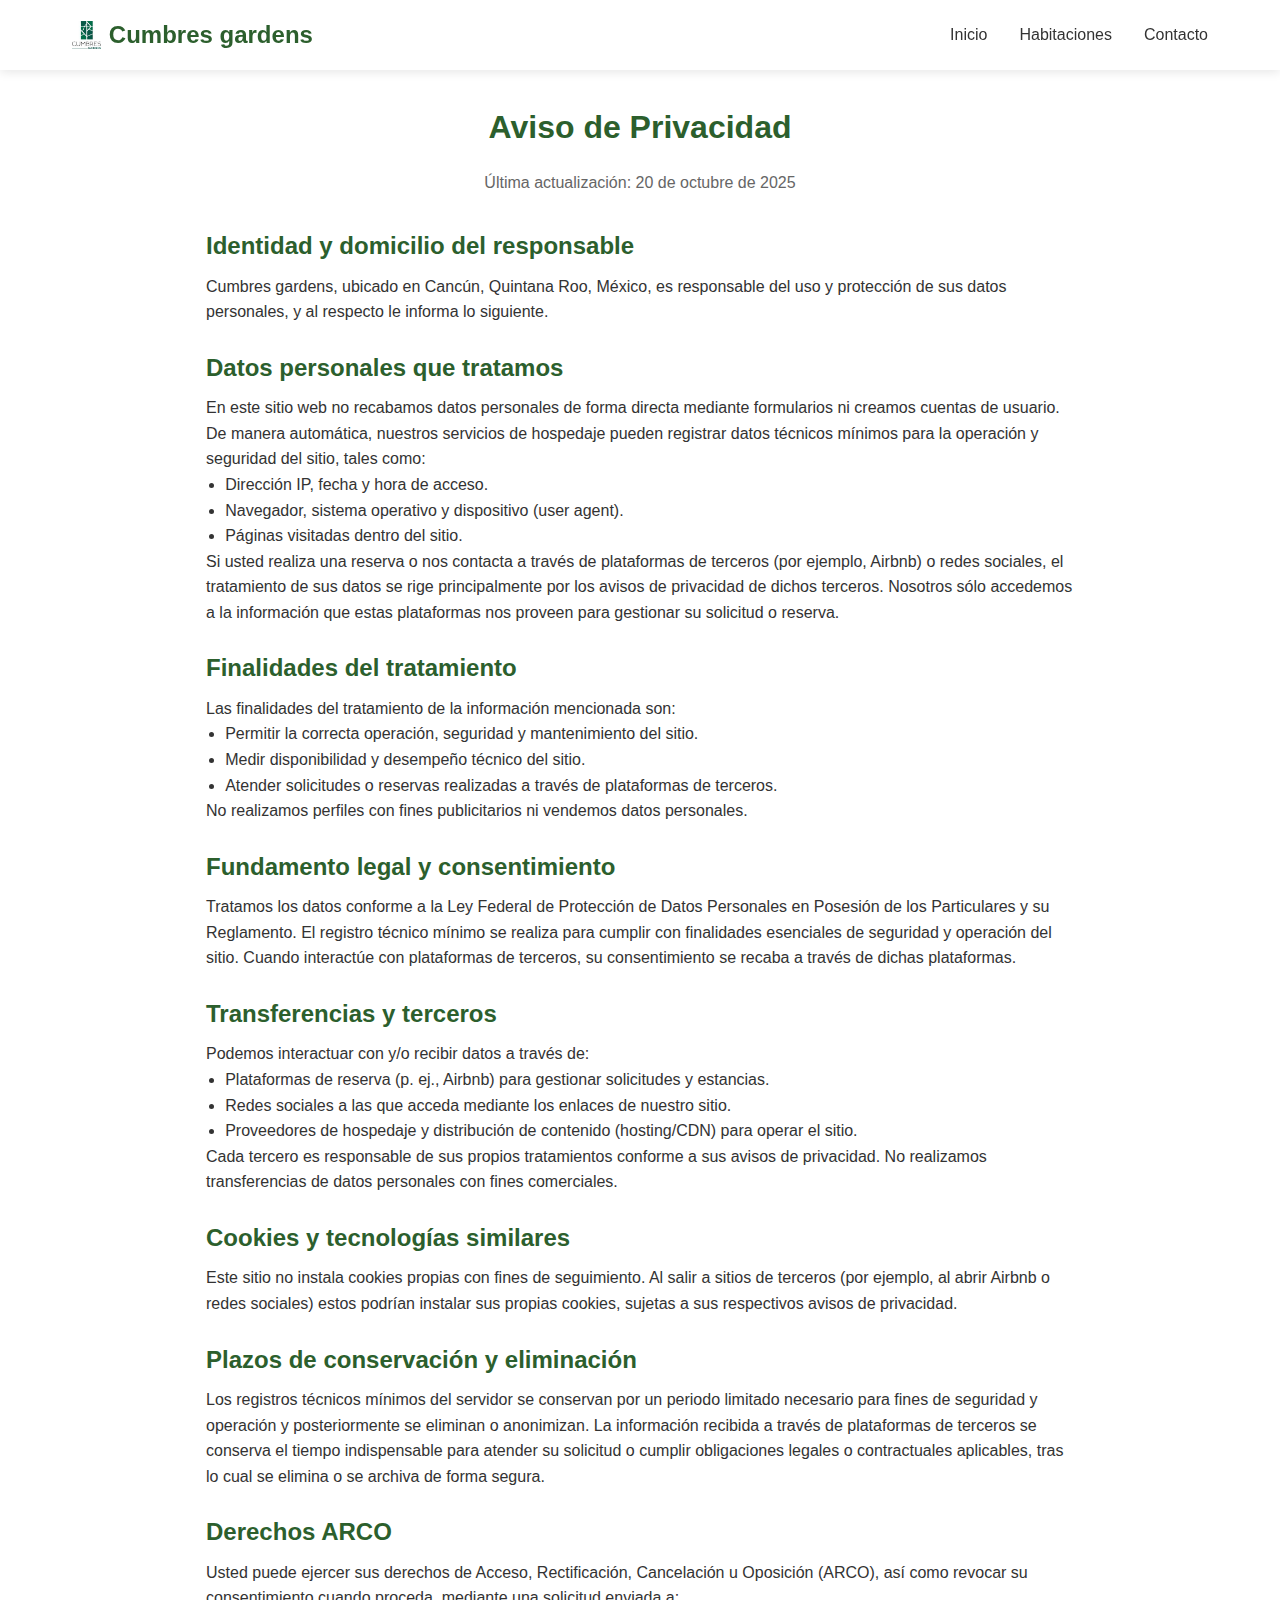
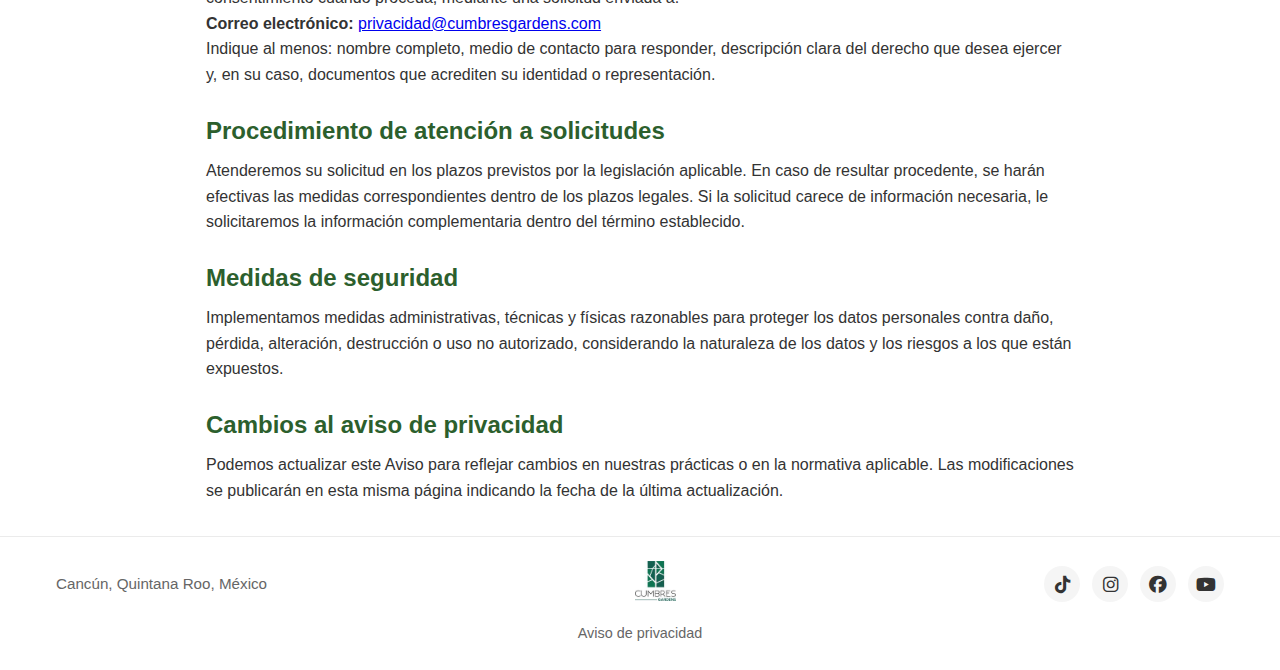
<file: aviso.html>
<!DOCTYPE html>
<html lang="es">
  <head>
    <meta charset="UTF-8">
    <meta name="viewport" content="width=device-width, initial-scale=1.0">
    <title>Aviso de Privacidad | Cumbres gardens Cancún</title>
    <meta name="robots" content="index, follow, max-image-preview:large">
    <link rel="stylesheet" href="https://cdnjs.cloudflare.com/ajax/libs/font-awesome/6.5.0/css/all.min.css">
    <link rel="stylesheet" href="style.css">
  </head>
  <body>
    <nav class="navbar">
      <div class="nav-container">
        <div class="logo"><img src="logo.jpeg" alt="Cumbres gardens" class="logo-img"> Cumbres gardens</div>
        <button class="menu-toggle" id="menuToggle">
          <span></span>
          <span></span>
          <span></span>
        </button>
        <ul class="nav-menu" id="navMenu">
          <li><a href="index.html">Inicio</a></li>
          <li class="dropdown">
            <a href="#" class="dropdown-toggle">Habitaciones</a>
            <ul class="dropdown-menu">
              <li><a href="compacta.html">Compacta</a></li>
              <li><a href="familiar.html">Familiar</a></li>
              <li><a href="premium1.html">Premium 1</a></li>
              <li><a href="premium2.html">Premium 2</a></li>
            </ul>
          </li>
          <li><a href="index.html#contacto">Contacto</a></li>
        </ul>
      </div>
    </nav>

    <main style="max-width: 900px; margin: 2rem auto; padding: 0 1rem;">
      <h1 style="text-align:center; color:#2c5f2d; margin-bottom:1rem;">Aviso de Privacidad</h1>
      <p style="color:#666; text-align:center; margin-bottom:2rem;">Última actualización: 20 de octubre de 2025</p>

      <section style="margin-bottom:1.5rem;">
        <h2 style="color:#2c5f2d; margin-bottom:0.5rem;">Identidad y domicilio del responsable</h2>
        <p>Cumbres gardens, ubicado en Cancún, Quintana Roo, México, es responsable del uso y protección de sus datos personales, y al respecto le informa lo siguiente.</p>
      </section>

      <section style="margin-bottom:1.5rem;">
        <h2 style="color:#2c5f2d; margin-bottom:0.5rem;">Datos personales que tratamos</h2>
        <p>En este sitio web no recabamos datos personales de forma directa mediante formularios ni creamos cuentas de usuario. De manera automática, nuestros servicios de hospedaje pueden registrar datos técnicos mínimos para la operación y seguridad del sitio, tales como:</p>
        <ul style="margin-left:1.2rem;">
          <li>Dirección IP, fecha y hora de acceso.</li>
          <li>Navegador, sistema operativo y dispositivo (user agent).</li>
          <li>Páginas visitadas dentro del sitio.</li>
        </ul>
        <p>Si usted realiza una reserva o nos contacta a través de plataformas de terceros (por ejemplo, Airbnb) o redes sociales, el tratamiento de sus datos se rige principalmente por los avisos de privacidad de dichos terceros. Nosotros sólo accedemos a la información que estas plataformas nos proveen para gestionar su solicitud o reserva.</p>
      </section>

      <section style="margin-bottom:1.5rem;">
        <h2 style="color:#2c5f2d; margin-bottom:0.5rem;">Finalidades del tratamiento</h2>
        <p>Las finalidades del tratamiento de la información mencionada son:</p>
        <ul style="margin-left:1.2rem;">
          <li>Permitir la correcta operación, seguridad y mantenimiento del sitio.</li>
          <li>Medir disponibilidad y desempeño técnico del sitio.</li>
          <li>Atender solicitudes o reservas realizadas a través de plataformas de terceros.</li>
        </ul>
        <p>No realizamos perfiles con fines publicitarios ni vendemos datos personales.</p>
      </section>

      <section style="margin-bottom:1.5rem;">
        <h2 style="color:#2c5f2d; margin-bottom:0.5rem;">Fundamento legal y consentimiento</h2>
        <p>Tratamos los datos conforme a la Ley Federal de Protección de Datos Personales en Posesión de los Particulares y su Reglamento. El registro técnico mínimo se realiza para cumplir con finalidades esenciales de seguridad y operación del sitio. Cuando interactúe con plataformas de terceros, su consentimiento se recaba a través de dichas plataformas.</p>
      </section>

      <section style="margin-bottom:1.5rem;">
        <h2 style="color:#2c5f2d; margin-bottom:0.5rem;">Transferencias y terceros</h2>
        <p>Podemos interactuar con y/o recibir datos a través de:</p>
        <ul style="margin-left:1.2rem;">
          <li>Plataformas de reserva (p. ej., Airbnb) para gestionar solicitudes y estancias.</li>
          <li>Redes sociales a las que acceda mediante los enlaces de nuestro sitio.</li>
          <li>Proveedores de hospedaje y distribución de contenido (hosting/CDN) para operar el sitio.</li>
        </ul>
        <p>Cada tercero es responsable de sus propios tratamientos conforme a sus avisos de privacidad. No realizamos transferencias de datos personales con fines comerciales.</p>
      </section>

      <section style="margin-bottom:1.5rem;">
        <h2 style="color:#2c5f2d; margin-bottom:0.5rem;">Cookies y tecnologías similares</h2>
        <p>Este sitio no instala cookies propias con fines de seguimiento. Al salir a sitios de terceros (por ejemplo, al abrir Airbnb o redes sociales) estos podrían instalar sus propias cookies, sujetas a sus respectivos avisos de privacidad.</p>
      </section>

      <section style="margin-bottom:1.5rem;">
        <h2 style="color:#2c5f2d; margin-bottom:0.5rem;">Plazos de conservación y eliminación</h2>
        <p>Los registros técnicos mínimos del servidor se conservan por un periodo limitado necesario para fines de seguridad y operación y posteriormente se eliminan o anonimizan. La información recibida a través de plataformas de terceros se conserva el tiempo indispensable para atender su solicitud o cumplir obligaciones legales o contractuales aplicables, tras lo cual se elimina o se archiva de forma segura.</p>
      </section>

      <section style="margin-bottom:1.5rem;">
        <h2 style="color:#2c5f2d; margin-bottom:0.5rem;">Derechos ARCO</h2>
        <p>Usted puede ejercer sus derechos de Acceso, Rectificación, Cancelación u Oposición (ARCO), así como revocar su consentimiento cuando proceda, mediante una solicitud enviada a:</p>
        <p><strong>Correo electrónico:</strong> <a href="mailto:privacidad@cumbresgardens.com">privacidad@cumbresgardens.com</a></p>
        <p>Indique al menos: nombre completo, medio de contacto para responder, descripción clara del derecho que desea ejercer y, en su caso, documentos que acrediten su identidad o representación.</p>
      </section>

      <section style="margin-bottom:1.5rem;">
        <h2 style="color:#2c5f2d; margin-bottom:0.5rem;">Procedimiento de atención a solicitudes</h2>
        <p>Atenderemos su solicitud en los plazos previstos por la legislación aplicable. En caso de resultar procedente, se harán efectivas las medidas correspondientes dentro de los plazos legales. Si la solicitud carece de información necesaria, le solicitaremos la información complementaria dentro del término establecido.</p>
      </section>

      <section style="margin-bottom:1.5rem;">
        <h2 style="color:#2c5f2d; margin-bottom:0.5rem;">Medidas de seguridad</h2>
        <p>Implementamos medidas administrativas, técnicas y físicas razonables para proteger los datos personales contra daño, pérdida, alteración, destrucción o uso no autorizado, considerando la naturaleza de los datos y los riesgos a los que están expuestos.</p>
      </section>

      <section style="margin-bottom:1.5rem;">
        <h2 style="color:#2c5f2d; margin-bottom:0.5rem;">Cambios al aviso de privacidad</h2>
        <p>Podemos actualizar este Aviso para reflejar cambios en nuestras prácticas o en la normativa aplicable. Las modificaciones se publicarán en esta misma página indicando la fecha de la última actualización.</p>
      </section>
    </main>

    <footer class="footer">
      <div class="footer-inner">
        <div class="footer-left">Cancún, Quintana Roo, México</div>
        <div class="footer-center"><img src="logo.jpeg" alt="Cumbres gardens" class="footer-logo"></div>
        <div class="footer-right">
          <a class="social-link" href="#" target="_blank" rel="noopener" aria-label="TikTok"><i class="fab fa-tiktok" aria-hidden="true"></i></a>
          <a class="social-link" href="#" target="_blank" rel="noopener" aria-label="Instagram"><i class="fab fa-instagram" aria-hidden="true"></i></a>
          <a class="social-link" href="#" target="_blank" rel="noopener" aria-label="Facebook"><i class="fab fa-facebook" aria-hidden="true"></i></a>
          <a class="social-link" href="#" target="_blank" rel="noopener" aria-label="YouTube"><i class="fab fa-youtube" aria-hidden="true"></i></a>
        </div>
      </div>
      <div class="footer-bottom">
        <a class="footer-privacy-link" href="aviso.html">Aviso de privacidad</a>
      </div>
    </footer>

    <script src="script.js"></script>
  </body>
</html>
</file>
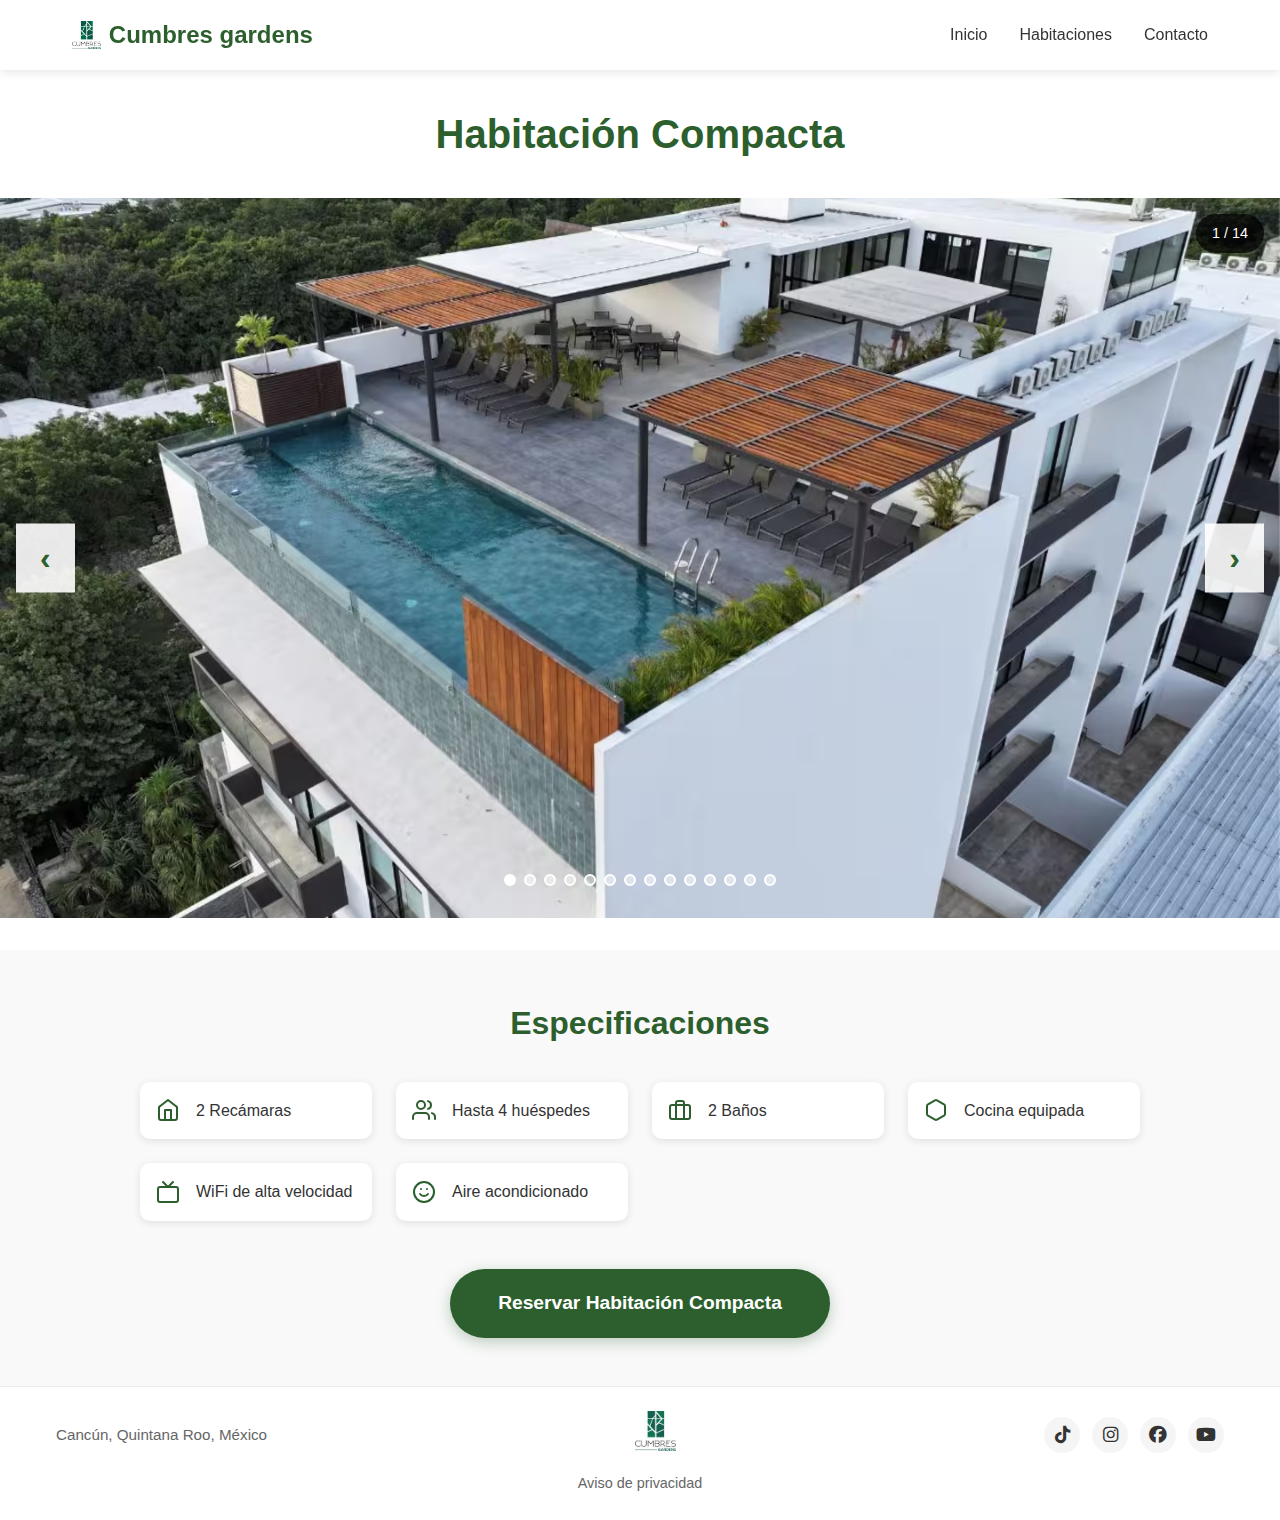
<file: compacta.html>
<!DOCTYPE html>
<html lang="es">
    <head>
        <meta charset="UTF-8">
        <meta name="viewport" content="width=device-width, initial-scale=1.0">
        
        <!-- SEO Meta Tags -->
        <title>Habitación Compacta Cancún | 2 Recámaras, 4 Huéspedes | Cumbres gardens</title>
        <meta name="description" content="Renta habitación compacta en Cancún con 2 recámaras, 2 baños, cocina equipada y WiFi. Ideal para 4 huéspedes. Ubicada en Cumbres gardens. Reserva en Airbnb.">
        <meta name="keywords" content="habitación compacta Cancún, 2 recámaras Cancún, departamento 4 personas Cancún, renta Airbnb Cancún, Cumbres gardens compacta">
        <meta name="author" content="Cumbres gardens">
        <meta name="robots" content="index, follow, max-image-preview:large">
        <link rel="canonical" href="https://www.cumbresgardens.com/compacta.html">
        
        <!-- Open Graph / Facebook -->
        <meta property="og:type" content="product">
        <meta property="og:url" content="https://www.cumbresgardens.com/compacta.html">
        <meta property="og:title" content="Habitación Compacta | 2 Recámaras en Cancún - Cumbres gardens">
        <meta property="og:description" content="Habitación compacta con 2 recámaras, 2 baños, cocina equipada. Capacidad para 4 huéspedes. WiFi y aire acondicionado incluidos.">
        <meta property="og:image" content="https://www.cumbresgardens.com/compacta/84df3980-3ee5-41a7-9c01-1cb636624244.avif">
        <meta property="og:locale" content="es_MX">
        
        <!-- Twitter Card -->
        <meta name="twitter:card" content="summary_large_image">
        <meta name="twitter:title" content="Habitación Compacta | 2 Recámaras en Cancún">
        <meta name="twitter:description" content="Habitación compacta con 2 recámaras, 2 baños, cocina equipada. Capacidad para 4 huéspedes.">
        <meta name="twitter:image" content="https://www.cumbresgardens.com/compacta/84df3980-3ee5-41a7-9c01-1cb636624244.avif">
        
        <!-- Geo Tags -->
        <meta name="geo.region" content="MX-ROO">
        <meta name="geo.placename" content="Cancún">
        
        <!-- Schema.org JSON-LD -->
        <script type="application/ld+json">
        {
          "@context": "https://schema.org",
          "@type": "Product",
          "name": "Habitación Compacta - Cumbres gardens",
          "description": "Habitación compacta con 2 recámaras, 2 baños, cocina equipada, WiFi y aire acondicionado. Capacidad para 4 huéspedes.",
          "image": "https://www.cumbresgardens.com/compacta/84df3980-3ee5-41a7-9c01-1cb636624244.avif",
          "offers": {
            "@type": "Offer",
            "url": "https://www.airbnb.mx/rooms/1358116636307216341",
            "priceCurrency": "MXN",
            "availability": "https://schema.org/InStock"
          },
          "aggregateRating": {
            "@type": "AggregateRating",
            "ratingValue": "4.8",
            "reviewCount": "15"
          }
        }
        </script>
        
        <link rel="stylesheet" href="https://cdnjs.cloudflare.com/ajax/libs/font-awesome/6.5.0/css/all.min.css">
        <link rel="stylesheet" href="style.css">
    </head>
<body>
    <!-- Navegación -->
    <nav class="navbar">
        <div class="nav-container">
            <div class="logo"><img src="logo.jpeg" alt="Cumbres gardens" class="logo-img"> Cumbres gardens</div>
            <button class="menu-toggle" id="menuToggle">
                <span></span>
                <span></span>
                <span></span>
            </button>
            <ul class="nav-menu" id="navMenu">
                <li><a href="index.html">Inicio</a></li>
                <li class="dropdown">
                    <a href="#" class="dropdown-toggle">Habitaciones</a>
                    <ul class="dropdown-menu">
                        <li><a href="compacta.html">Compacta</a></li>
                        <li><a href="familiar.html">Familiar</a></li>
                        <li><a href="premium1.html">Premium 1</a></li>
                        <li><a href="premium2.html">Premium 2</a></li>
                    </ul>
                </li>
                <li><a href="index.html#contacto">Contacto</a></li>
            </ul>
        </div>
    </nav>

    <!-- Galería de Imágenes -->
    <main class="room-page">
        <h1 class="room-title">Habitación Compacta</h1>
        
        <div class="slider-container">
            <div class="image-gallery">
                <img src="compacta/84df3980-3ee5-41a7-9c01-1cb636624244.avif" alt="Compacta" class="gallery-image">
                <img src="compacta/21d54373-6834-4829-955f-06d23a74e111.avif" alt="Compacta" class="gallery-image">
                <img src="compacta/290b2d6b-737d-4b42-82f7-923b3cbd0a74.avif" alt="Compacta" class="gallery-image">
                <img src="compacta/3ae3169c-f630-4067-8659-a1c01f61ebda.avif" alt="Compacta" class="gallery-image">
                <img src="compacta/3c8d974d-7f1a-48a6-b7d0-3e9fdbb95be6.avif" alt="Compacta" class="gallery-image">
                <img src="compacta/3ef78a8a-a7df-4ad7-a55a-4fd997b28d3d.avif" alt="Compacta" class="gallery-image">
                <img src="compacta/5ee8f524-a4b3-4653-a2e8-3699015c219e.avif" alt="Compacta" class="gallery-image">
                <img src="compacta/731edcf9-d4d9-4fcb-94e2-e315b0020bf2.avif" alt="Compacta" class="gallery-image">
                <img src="compacta/757f7123-c2a7-49ca-840a-05305427c0bd.avif" alt="Compacta" class="gallery-image">
                <img src="compacta/c70ad4ab-56c1-4be7-b7d9-e082a3c5efc2.avif" alt="Compacta" class="gallery-image">
                <img src="compacta/ca8d7a6a-467d-477a-add2-931167b65203.avif" alt="Compacta" class="gallery-image">
                <img src="compacta/d7140842-ad28-4510-95c9-6f8a1883fe01.avif" alt="Compacta" class="gallery-image">
                <img src="compacta/081dfd94-bdf9-40ee-b69f-b89d25adda07.avif" alt="Compacta" class="gallery-image">
                <img src="compacta/386fd684-6d25-47f7-94af-dc2a54c5406b.avif" alt="Compacta" class="gallery-image">
            </div>
        </div>

                
        <!-- Especificaciones y Reserva -->
        <div class="room-specs-section">
            <div class="room-specs-container">
                <div class="specs-content">
                    <h2>Especificaciones</h2>
                    <div class="specs-grid">
                        <div class="spec-item">
                            <svg xmlns="http://www.w3.org/2000/svg" width="24" height="24" viewBox="0 0 24 24" fill="none" stroke="currentColor" stroke-width="2" stroke-linecap="round" stroke-linejoin="round"><path d="M3 9l9-7 9 7v11a2 2 0 0 1-2 2H5a2 2 0 0 1-2-2z"></path><polyline points="9 22 9 12 15 12 15 22"></polyline></svg>
                            <span>2 Recámaras</span>
                        </div>
                        <div class="spec-item">
                            <svg xmlns="http://www.w3.org/2000/svg" width="24" height="24" viewBox="0 0 24 24" fill="none" stroke="currentColor" stroke-width="2" stroke-linecap="round" stroke-linejoin="round"><path d="M17 21v-2a4 4 0 0 0-4-4H5a4 4 0 0 0-4 4v2"></path><circle cx="9" cy="7" r="4"></circle><path d="M23 21v-2a4 4 0 0 0-3-3.87"></path><path d="M16 3.13a4 4 0 0 1 0 7.75"></path></svg>
                            <span>Hasta 4 huéspedes</span>
                        </div>
                        <div class="spec-item">
                            <svg xmlns="http://www.w3.org/2000/svg" width="24" height="24" viewBox="0 0 24 24" fill="none" stroke="currentColor" stroke-width="2" stroke-linecap="round" stroke-linejoin="round"><rect x="2" y="7" width="20" height="14" rx="2" ry="2"></rect><path d="M16 21V5a2 2 0 0 0-2-2h-4a2 2 0 0 0-2 2v16"></path></svg>
                            <span>2 Baños</span>
                        </div>
                        <div class="spec-item">
                            <svg xmlns="http://www.w3.org/2000/svg" width="24" height="24" viewBox="0 0 24 24" fill="none" stroke="currentColor" stroke-width="2" stroke-linecap="round" stroke-linejoin="round"><path d="M21 16V8a2 2 0 0 0-1-1.73l-7-4a2 2 0 0 0-2 0l-7 4A2 2 0 0 0 3 8v8a2 2 0 0 0 1 1.73l7 4a2 2 0 0 0 2 0l7-4A2 2 0 0 0 21 16z"></path></svg>
                            <span>Cocina equipada</span>
                        </div>
                        <div class="spec-item">
                            <svg xmlns="http://www.w3.org/2000/svg" width="24" height="24" viewBox="0 0 24 24" fill="none" stroke="currentColor" stroke-width="2" stroke-linecap="round" stroke-linejoin="round"><rect x="2" y="7" width="20" height="15" rx="2" ry="2"></rect><polyline points="17 2 12 7 7 2"></polyline></svg>
                            <span>WiFi de alta velocidad</span>
                        </div>
                        <div class="spec-item">
                            <svg xmlns="http://www.w3.org/2000/svg" width="24" height="24" viewBox="0 0 24 24" fill="none" stroke="currentColor" stroke-width="2" stroke-linecap="round" stroke-linejoin="round"><circle cx="12" cy="12" r="10"></circle><path d="M8 14s1.5 2 4 2 4-2 4-2"></path><line x1="9" y1="9" x2="9.01" y2="9"></line><line x1="15" y1="9" x2="15.01" y2="9"></line></svg>
                            <span>Aire acondicionado</span>
                        </div>
                    </div>
                </div>
                <div class="reserve-action">
                    <a href="https://www.airbnb.mx/rooms/1358116636307216341?source_impression_id=p3_1757515206_P3wnnTGIH4WMG7oT" target="_blank" class="reserve-main-btn">
                        Reservar Habitación Compacta
                    </a>
                </div>
            </div>
        </div>
    </main>

    <footer class="footer">
        <div class="footer-inner">
            <div class="footer-left">Cancún, Quintana Roo, México</div>
            <div class="footer-center"><img src="logo.jpeg" alt="Cumbres gardens" class="footer-logo"></div>
            <div class="footer-right">
            <a class="social-link" href="https://www.tiktok.com/@cumbres.gardens" target="_blank" rel="noopener" aria-label="TikTok"><i class="fab fa-tiktok" aria-hidden="true"></i></a>
            <a class="social-link" href="https://www.instagram.com/cumbresgardens/" target="_blank" rel="noopener" aria-label="Instagram"><i class="fab fa-instagram" aria-hidden="true"></i></a>
            <a class="social-link" href="https://www.facebook.com/CumbresGardens" target="_blank" rel="noopener" aria-label="Facebook"><i class="fab fa-facebook" aria-hidden="true"></i></a>
            <a class="social-link" href="https://www.youtube.com/@CumbresGardens" target="_blank" rel="noopener" aria-label="YouTube"><i class="fab fa-youtube" aria-hidden="true"></i></a>
            </div>
        </div>
        <div class="footer-bottom">
            <a class="footer-privacy-link" href="aviso.html">Aviso de privacidad</a>
        </div>
    </footer>
    <script src="script.js"></script>
</body>
</html>
</file>
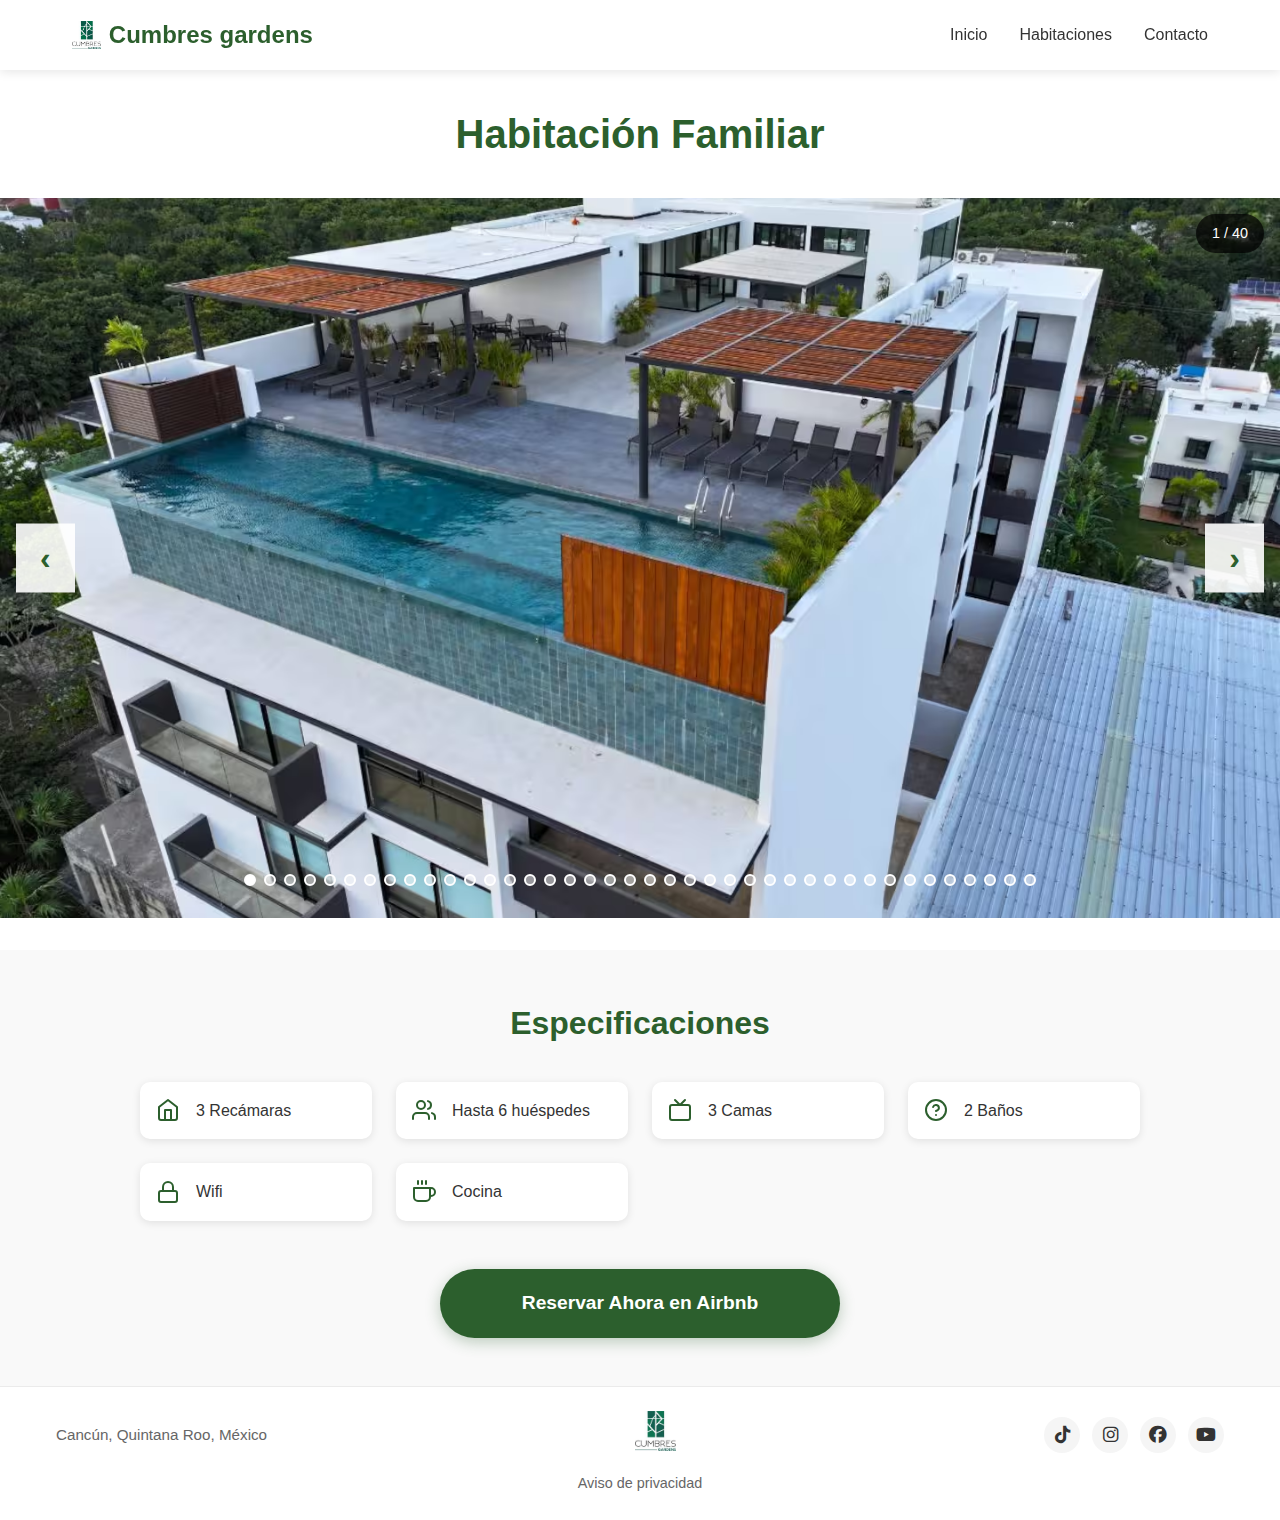
<file: familiar.html>
<!DOCTYPE html>
<html lang="es">
<head>
    <meta charset="UTF-8">
    <meta name="viewport" content="width=device-width, initial-scale=1.0">

    <!-- SEO Meta Tags -->
    <title>Habitación Familiar Cancún | 3 Recámaras, 6 Huéspedes | Cumbres gardens</title>
    <meta name="description" content="Renta habitación familiar en Cancún con 3 recámaras, 3 camas, 2 baños y cocina equipada. Ideal para 6 huéspedes. Ubicada en Cumbres gardens. Reserva en Airbnb.">
    <meta name="keywords" content="habitación familiar Cancún, 3 recámaras Cancún, departamento 6 personas Cancún, renta familiar Airbnb Cancún, Cumbres gardens familiar">
    <meta name="author" content="Cumbres gardens">
    <meta name="robots" content="index, follow, max-image-preview:large">
    <link rel="canonical" href="https://www.cumbresgardens.com/familiar.html">

    <!-- Open Graph / Facebook -->
    <meta property="og:type" content="product">
    <meta property="og:url" content="https://www.cumbresgardens.com/familiar.html">
    <meta property="og:title" content="Habitación Familiar | 3 Recámaras en Cancún - Cumbres gardens">
    <meta property="og:description" content="Habitación familiar con 3 recámaras, 3 camas, 2 baños y cocina equipada. Capacidad para 6 huéspedes. WiFi y aire acondicionado.">
    <!-- Usa .jpg para máxima compatibilidad en previews -->
    <meta property="og:image" content="https://www.cumbresgardens.com/familiar/d405a0b6-6647-44fa-8b63-4da676c9edaf.jpg">
    <meta property="og:locale" content="es_MX">

    <!-- Twitter Card -->
    <meta name="twitter:card" content="summary_large_image">
    <meta name="twitter:title" content="Habitación Familiar | 3 Recámaras en Cancún">
    <meta name="twitter:description" content="Habitación familiar con 3 recámaras, 3 camas, 2 baños. Capacidad para 6 huéspedes.">
    <meta name="twitter:image" content="https://www.cumbresgardens.com/familiar/d405a0b6-6647-44fa-8b63-4da676c9edaf.jpg">

    <!-- Geo Tags -->
    <meta name="geo.region" content="MX-ROO">
    <meta name="geo.placename" content="Cancún">

    <!-- Schema.org JSON-LD -->
    <script type="application/ld+json">
    {
      "@context": "https://schema.org",
      "@type": "Product",
      "name": "Habitación Familiar - Cumbres gardens",
      "description": "Habitación familiar con 3 recámaras, 3 camas, 2 baños, cocina equipada, WiFi y aire acondicionado. Capacidad para 6 huéspedes.",
      "image": "https://www.cumbresgardens.com/familiar/d405a0b6-6647-44fa-8b63-4da676c9edaf.jpg",
      "offers": {
        "@type": "Offer",
        "url": "https://www.airbnb.mx/rooms/1358021000153410545",
        "priceCurrency": "MXN",
        "availability": "https://schema.org/InStock"
      },
      "aggregateRating": {
        "@type": "AggregateRating",
        "ratingValue": "4.9",
        "reviewCount": "22"
      }
    }
    </script>

    <link rel="stylesheet" href="https://cdnjs.cloudflare.com/ajax/libs/font-awesome/6.5.0/css/all.min.css">
    <link rel="stylesheet" href="style.css">
</head>
<body>
    <nav class="navbar">
        <div class="nav-container">
            <div class="logo"><img src="logo.jpeg" alt="Cumbres gardens" class="logo-img"> Cumbres gardens</div>
            <button class="menu-toggle" id="menuToggle">
                <span></span>
                <span></span>
                <span></span>
            </button>
            <ul class="nav-menu" id="navMenu">
                <li><a href="index.html">Inicio</a></li>
                <li class="dropdown">
                    <a href="#" class="dropdown-toggle">Habitaciones</a>
                    <ul class="dropdown-menu">
                        <li><a href="compacta.html">Compacta</a></li>
                        <li><a href="familiar.html">Familiar</a></li>
                        <li><a href="premium1.html">Premium 1</a></li>
                        <li><a href="premium2.html">Premium 2</a></li>
                    </ul>
                </li>
                <li><a href="index.html#contacto">Contacto</a></li>
            </ul>
        </div>
    </nav>

    <main class="room-page">
        <h1 class="room-title">Habitación Familiar</h1>

        <!-- Envolvemos en .slider-container para que funcione el slider de script.js -->
        <div class="slider-container">
            <div class="image-gallery">
                <!-- Usa <picture> con AVIF y fallback JPG. Ajusta .jpg según archivos subidos -->
                <picture class="gallery-image">
                    <source type="image/avif" srcset="familiar/d405a0b6-6647-44fa-8b63-4da676c9edaf.avif">
                    <img class="gallery-image" src="familiar/d405a0b6-6647-44fa-8b63-4da676c9edaf.jpg" alt="Familiar">
                </picture>
                <picture class="gallery-image">
                    <source type="image/avif" srcset="familiar/0ae6d549-3f22-48bb-bfcf-39b539935253.avif">
                    <img class="gallery-image" src="familiar/0ae6d549-3f22-48bb-bfcf-39b539935253.jpg" alt="Familiar">
                </picture>
                <picture class="gallery-image">
                    <source type="image/avif" srcset="familiar/0ee5457e-cdae-4686-83ad-026f03d42f01.avif">
                    <img class="gallery-image" src="familiar/0ee5457e-cdae-4686-83ad-026f03d42f01.jpg" alt="Familiar">
                </picture>
                <picture class="gallery-image">
                    <source type="image/avif" srcset="familiar/19001726-f81c-477e-a9ef-c891fd61c95b.avif">
                    <img class="gallery-image" src="familiar/19001726-f81c-477e-a9ef-c891fd61c95b.jpg" alt="Familiar">
                </picture>
                <picture class="gallery-image">
                    <source type="image/avif" srcset="familiar/2257b566-9e25-4da8-9914-3e5b20893259.avif">
                    <img class="gallery-image" src="familiar/2257b566-9e25-4da8-9914-3e5b20893259.jpg" alt="Familiar">
                </picture>
                <picture class="gallery-image">
                    <source type="image/avif" srcset="familiar/2afc342b-4e2f-4067-aae4-e973400bf135.avif">
                    <img class="gallery-image" src="familiar/2afc342b-4e2f-4067-aae4-e973400bf135.jpg" alt="Familiar">
                </picture>
                <picture class="gallery-image">
                    <source type="image/avif" srcset="familiar/324030ac-8f90-49ab-9502-397825c82b26.avif">
                    <img class="gallery-image" src="familiar/324030ac-8f90-49ab-9502-397825c82b26.jpg" alt="Familiar">
                </picture>
                <picture class="gallery-image">
                    <source type="image/avif" srcset="familiar/5388316a-0335-4965-af36-441843c915c4.avif">
                    <img class="gallery-image" src="familiar/5388316a-0335-4965-af36-441843c915c4.jpg" alt="Familiar">
                </picture>
                <picture class="gallery-image">
                    <source type="image/avif" srcset="familiar/5ffe32f3-da84-45c4-a286-4679f776741c.avif">
                    <img class="gallery-image" src="familiar/5ffe32f3-da84-45c4-a286-4679f776741c.jpg" alt="Familiar">
                </picture>
                <picture class="gallery-image">
                    <source type="image/avif" srcset="familiar/6664c7e2-5eb0-4b36-a187-9370d85e16ce.avif">
                    <img class="gallery-image" src="familiar/6664c7e2-5eb0-4b36-a187-9370d85e16ce.jpg" alt="Familiar">
                </picture>
                <picture class="gallery-image">
                    <source type="image/avif" srcset="familiar/666bafe8-508d-4445-ae89-254fed922345.avif">
                    <img class="gallery-image" src="familiar/666bafe8-508d-4445-ae89-254fed922345.jpg" alt="Familiar">
                </picture>
                <picture class="gallery-image">
                    <source type="image/avif" srcset="familiar/78f8287f-054c-4395-8852-3a2ddffbe664.avif">
                    <img class="gallery-image" src="familiar/78f8287f-054c-4395-8852-3a2ddffbe664.jpg" alt="Familiar">
                </picture>
                <picture class="gallery-image">
                    <source type="image/avif" srcset="familiar/85f92984-3cbe-4b9f-8f28-a6dac1889832.avif">
                    <img class="gallery-image" src="familiar/85f92984-3cbe-4b9f-8f28-a6dac1889832.jpg" alt="Familiar">
                </picture>
                <picture class="gallery-image">
                    <source type="image/avif" srcset="familiar/8838aa03-94bc-44b8-8369-050e72acf751.avif">
                    <img class="gallery-image" src="familiar/8838aa03-94bc-44b8-8369-050e72acf751.jpg" alt="Familiar">
                </picture>
                <picture class="gallery-image">
                    <source type="image/avif" srcset="familiar/8cbc9ae4-a331-4352-8c5f-c6e72fac0544.avif">
                    <img class="gallery-image" src="familiar/8cbc9ae4-a331-4352-8c5f-c6e72fac0544.jpg" alt="Familiar">
                </picture>
                <picture class="gallery-image">
                    <source type="image/avif" srcset="familiar/93cd24f5-4c81-4bff-a71b-4d689af65a21.avif">
                    <img class="gallery-image" src="familiar/93cd24f5-4c81-4bff-a71b-4d689af65a21.jpg" alt="Familiar">
                </picture>
                <picture class="gallery-image">
                    <source type="image/avif" srcset="familiar/9b9dba32-3aef-445d-a521-e406da63e441.avif">
                    <img class="gallery-image" src="familiar/9b9dba32-3aef-445d-a521-e406da63e441.jpg" alt="Familiar">
                </picture>
                <picture class="gallery-image">
                    <source type="image/avif" srcset="familiar/b8240e7b-52b7-49ba-9cbe-09aa5e7e71dd.avif">
                    <img class="gallery-image" src="familiar/b8240e7b-52b7-49ba-9cbe-09aa5e7e71dd.jpg" alt="Familiar">
                </picture>
                <picture class="gallery-image">
                    <source type="image/avif" srcset="familiar/da22b3f2-2b75-42b8-a0d7-d0bc9b6adc06.avif">
                    <img class="gallery-image" src="familiar/da22b3f2-2b75-42b8-a0d7-d0bc9b6adc06.jpg" alt="Familiar">
                </picture>
                <picture class="gallery-image">
                    <source type="image/avif" srcset="familiar/f46ada53-2640-4fd7-ae87-01f8e8360198.avif">
                    <img class="gallery-image" src="familiar/f46ada53-2640-4fd7-ae87-01f8e8360198.jpg" alt="Familiar">
                </picture>
            </div>
        </div>

        <!-- Especificaciones y Reserva -->
        <div class="room-specs-section">
            <div class="room-specs">
                <h2>Especificaciones</h2>
                <div class="specs-grid">
                    <div class="spec-item">
                        <svg xmlns="http://www.w3.org/2000/svg" width="24" height="24" viewBox="0 0 24 24" fill="none" stroke="currentColor" stroke-width="2" stroke-linecap="round" stroke-linejoin="round"><path d="M3 9l9-7 9 7v11a2 2 0 0 1-2 2H5a2 2 0 0 1-2-2z"></path><polyline points="9 22 9 12 15 12 15 22"></polyline></svg>
                        <span>3 Recámaras</span>
                    </div>
                    <div class="spec-item">
                        <svg xmlns="http://www.w3.org/2000/svg" width="24" height="24" viewBox="0 0 24 24" fill="none" stroke="currentColor" stroke-width="2" stroke-linecap="round" stroke-linejoin="round"><path d="M17 21v-2a4 4 0 0 0-4-4H5a4 4 0 0 0-4 4v2"></path><circle cx="9" cy="7" r="4"></circle><path d="M23 21v-2a4 4 0 0 0-3-3.87"></path><path d="M16 3.13a4 4 0 0 1 0 7.75"></path></svg>
                        <span>Hasta 6 huéspedes</span>
                    </div>
                    <div class="spec-item">
                        <svg xmlns="http://www.w3.org/2000/svg" width="24" height="24" viewBox="0 0 24 24" fill="none" stroke="currentColor" stroke-width="2" stroke-linecap="round" stroke-linejoin="round"><rect x="2" y="7" width="20" height="15" rx="2" ry="2"></rect><polyline points="17 2 12 7 7 2"></polyline></svg>
                        <span>3 Camas</span>
                    </div>
                    <div class="spec-item">
                        <svg xmlns="http://www.w3.org/2000/svg" width="24" height="24" viewBox="0 0 24 24" fill="none" stroke="currentColor" stroke-width="2" stroke-linecap="round" stroke-linejoin="round"><circle cx="12" cy="12" r="10"></circle><path d="M9.09 9a3 3 0 0 1 5.83 1c0 2-3 3-3 3"></path><line x1="12" y1="17" x2="12.01" y2="17"></line></svg>
                        <span>2 Baños</span>
                    </div>
                    <div class="spec-item">
                        <svg xmlns="http://www.w3.org/2000/svg" width="24" height="24" viewBox="0 0 24 24" fill="none" stroke="currentColor" stroke-width="2" stroke-linecap="round" stroke-linejoin="round"><rect x="3" y="11" width="18" height="11" rx="2" ry="2"></rect><path d="M7 11V7a5 5 0 0 1 10 0v4"></path></svg>
                        <span>Wifi</span>
                    </div>
                    <div class="spec-item">
                        <svg xmlns="http://www.w3.org/2000/svg" width="24" height="24" viewBox="0 0 24 24" fill="none" stroke="currentColor" stroke-width="2" stroke-linecap="round" stroke-linejoin="round"><path d="M18 8h1a4 4 0 0 1 0 8h-1"></path><path d="M2 8h16v9a4 4 0 0 1-4 4H6a4 4 0 0 1-4-4V8z"></path><line x1="6" y1="1" x2="6" y2="4"></line><line x1="10" y1="1" x2="10" y2="4"></line><line x1="14" y1="1" x2="14" y2="4"></line></svg>
                        <span>Cocina</span>
                    </div>
                </div>
            </div>

            <a href="https://www.airbnb.mx/rooms/1358021000153410545?source_impression_id=p3_1757515206_P3Wh-WmQBYNt1kTB" target="_blank" class="reserve-now-btn">
                Reservar Ahora en Airbnb
            </a>
        </div>
    </main>

    <footer class="footer">
        <div class="footer-inner">
            <div class="footer-left">Cancún, Quintana Roo, México</div>
            <div class="footer-center"><img src="logo.jpeg" alt="Cumbres gardens" class="footer-logo"></div>
            <div class="footer-right">
                <a class="social-link" href="https://www.tiktok.com/@cumbres.gardens" target="_blank" rel="noopener" aria-label="TikTok"><i class="fab fa-tiktok" aria-hidden="true"></i></a>
                <a class="social-link" href="https://www.instagram.com/cumbresgardens/" target="_blank" rel="noopener" aria-label="Instagram"><i class="fab fa-instagram" aria-hidden="true"></i></a>
                <a class="social-link" href="https://www.facebook.com/CumbresGardens" target="_blank" rel="noopener" aria-label="Facebook"><i class="fab fa-facebook" aria-hidden="true"></i></a>
                <a class="social-link" href="https://www.youtube.com/@CumbresGardens" target="_blank" rel="noopener" aria-label="YouTube"><i class="fab fa-youtube" aria-hidden="true"></i></a>
            </div>
        </div>
        <div class="footer-bottom">
            <a class="footer-privacy-link" href="aviso.html">Aviso de privacidad</a>
        </div>
    </footer>
    <script src="script.js"></script>
</body>
</html>
</file>
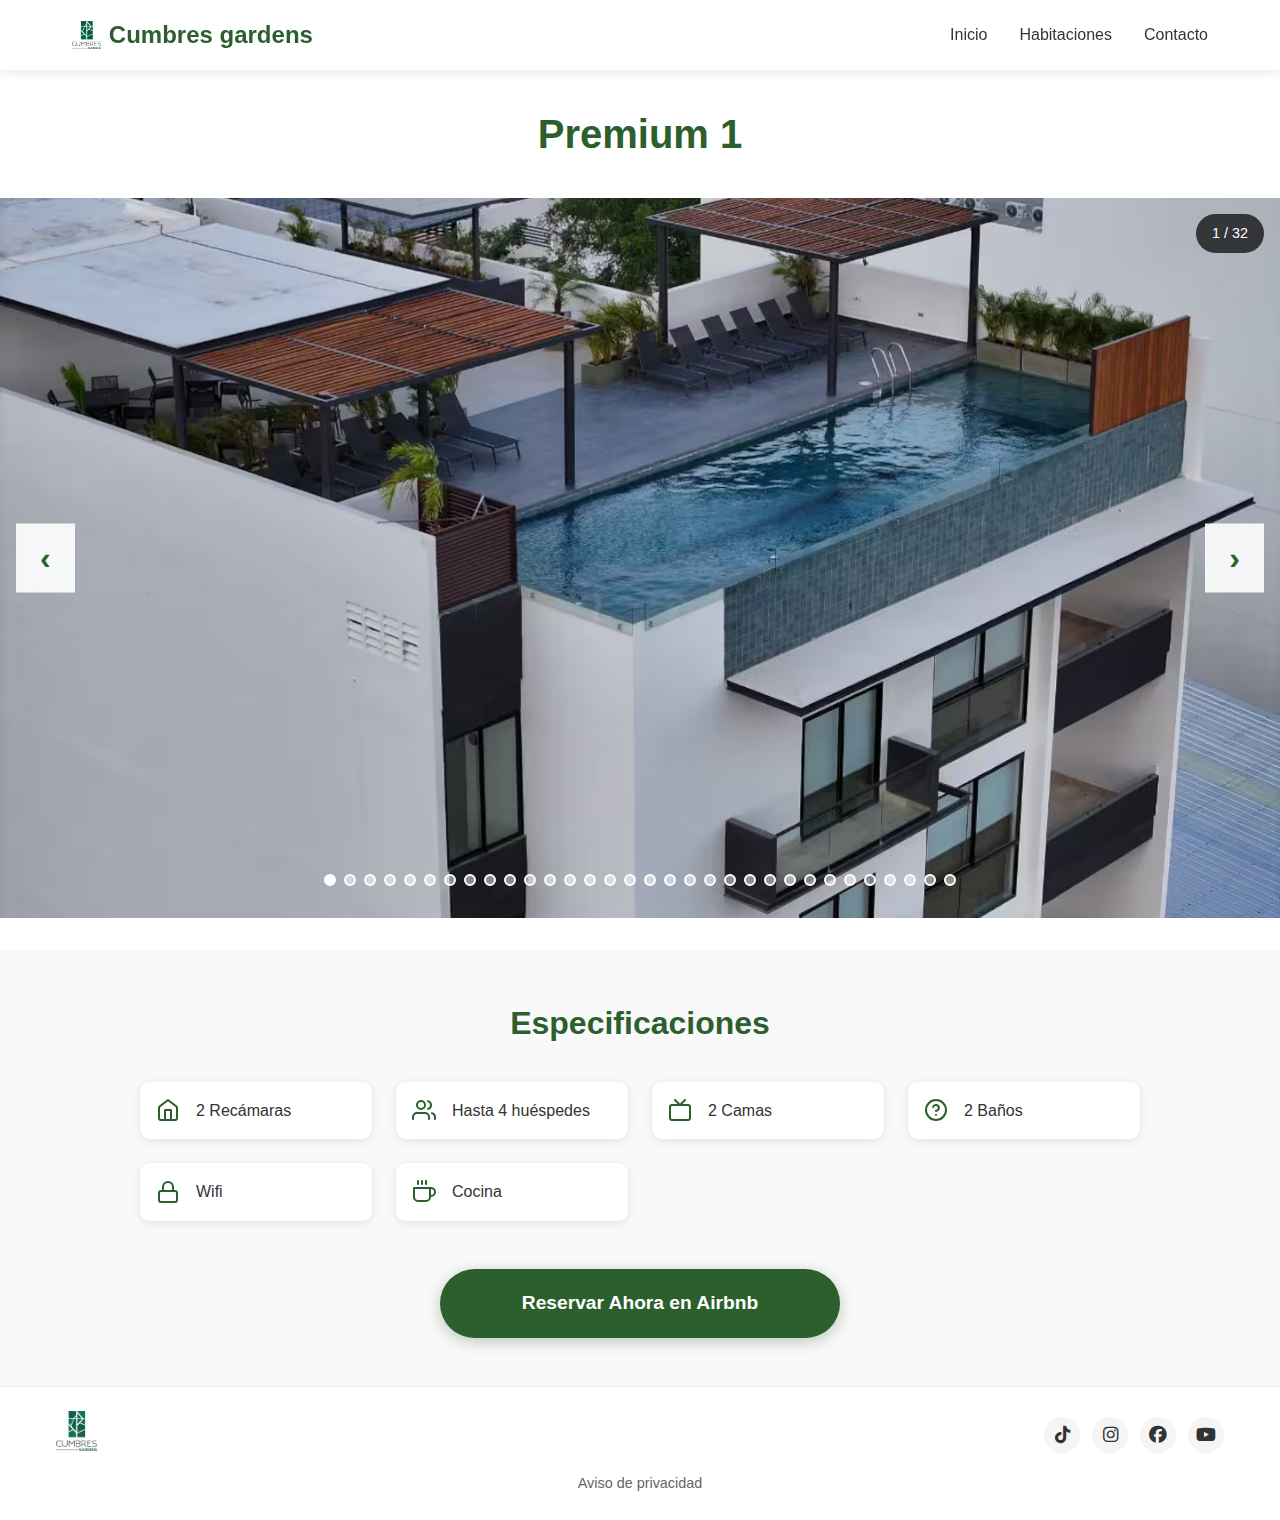
<file: premium1.html>
<!DOCTYPE html>
<html lang="es">
    <head>
        <meta charset="UTF-8">
        <meta name="viewport" content="width=device-width, initial-scale=1.0">
        
        <!-- SEO Meta Tags -->
        <title>Habitación Premium 1 Cancún | 2 Recámaras Lujo | Cumbres gardens</title>
        <meta name="description" content="Renta habitación premium en Cancún con 2 recámaras, 2 camas, 2 baños y cocina equipada. Ideal para 4 huéspedes. Ubicación premium en Cumbres gardens. Reserva en Airbnb.">
        <meta name="keywords" content="habitación premium Cancún, departamento lujo Cancún, 2 recámaras premium Cancún, renta premium Airbnb Cancún, Cumbres gardens premium">
        <meta name="author" content="Cumbres gardens">
        <meta name="robots" content="index, follow, max-image-preview:large">
        <link rel="canonical" href="https://www.cumbresgardens.com/premium1.html">
        
        <!-- Open Graph / Facebook -->
        <meta property="og:type" content="product">
        <meta property="og:url" content="https://www.cumbresgardens.com/premium1.html">
        <meta property="og:title" content="Habitación Premium 1 | 2 Recámaras Lujo en Cancún - Cumbres gardens">
        <meta property="og:description" content="Habitación premium con 2 recámaras, 2 camas, 2 baños y cocina equipada. Capacidad para 4 huéspedes. WiFi de alta velocidad.">
        <meta property="og:image" content="https://www.cumbresgardens.com/premium1/4b6795e8-02c8-4679-969d-f4ec15d3104d.jpg">
        <meta property="og:locale" content="es_MX">
        
        <!-- Twitter Card -->
        <meta name="twitter:card" content="summary_large_image">
        <meta name="twitter:title" content="Habitación Premium 1 | 2 Recámaras Lujo en Cancún">
        <meta name="twitter:description" content="Habitación premium con 2 recámaras, 2 camas, 2 baños. Capacidad para 4 huéspedes.">
        <meta name="twitter:image" content="https://www.cumbresgardens.com/premium1/4b6795e8-02c8-4679-969d-f4ec15d3104d.jpg">
        
        <!-- Geo Tags -->
        <meta name="geo.region" content="MX-ROO">
        <meta name="geo.placename" content="Cancún">
        
        <!-- Schema.org JSON-LD -->
        <script type="application/ld+json">
        {
          "@context": "https://schema.org",
          "@type": "Product",
          "name": "Habitación Premium 1 - Cumbres gardens",
          "description": "Habitación premium con 2 recámaras, 2 camas, 2 baños, cocina equipada, WiFi de alta velocidad. Capacidad para 4 huéspedes.",
          "image": "https://www.cumbresgardens.com/premium1/4b6795e8-02c8-4679-969d-f4ec15d3104d.jpg",
          "offers": {
            "@type": "Offer",
            "url": "https://www.airbnb.mx/rooms/1358111532489940252",
            "priceCurrency": "MXN",
            "availability": "https://schema.org/InStock"
          },
          "aggregateRating": {
            "@type": "AggregateRating",
            "ratingValue": "5.0",
            "reviewCount": "18"
          }
        }
        </script>
        
        <link rel="stylesheet" href="https://cdnjs.cloudflare.com/ajax/libs/font-awesome/6.5.0/css/all.min.css">
        <link rel="stylesheet" href="style.css">
    </head>
<body>
    <nav class="navbar">
        <div class="nav-container">
            <div class="logo"><img src="logo.jpeg" alt="Cumbres gardens" class="logo-img"> Cumbres gardens</div>
            <button class="menu-toggle" id="menuToggle">
                <span></span>
                <span></span>
                <span></span>
            </button>
            <ul class="nav-menu" id="navMenu">
                <li><a href="index.html">Inicio</a></li>
                <li class="dropdown">
                    <a href="#" class="dropdown-toggle">Habitaciones</a>
                    <ul class="dropdown-menu">
                        <li><a href="compacta.html">Compacta</a></li>
                        <li><a href="familiar.html">Familiar</a></li>
                        <li><a href="premium1.html">Premium 1</a></li>
                        <li><a href="premium2.html">Premium 2</a></li>
                    </ul>
                </li>
                <li><a href="index.html#contacto">Contacto</a></li>
            </ul>
        </div>
    </nav>

    <main class="room-page">
        <h1 class="room-title">Premium 1</h1>
        
        <div class="slider-container">
            <div class="image-gallery">
                <picture class="gallery-image">
                    <source type="image/avif" srcset="premium1/4b6795e8-02c8-4679-969d-f4ec15d3104d.avif">
                    <img src="premium1/4b6795e8-02c8-4679-969d-f4ec15d3104d.jpg" alt="Premium 1" class="gallery-image">
                </picture>
                <picture class="gallery-image">
                    <source type="image/avif" srcset="premium1/9153abb1-f232-4177-9bd8-e6907e885c30.avif">
                    <img src="premium1/9153abb1-f232-4177-9bd8-e6907e885c30.jpg" alt="Premium 1" class="gallery-image">
                </picture>
                <picture class="gallery-image">
                    <source type="image/avif" srcset="premium1/076a6817-66e2-428b-b7f1-23ea562e2694.avif">
                    <img src="premium1/076a6817-66e2-428b-b7f1-23ea562e2694.jpg" alt="Premium 1" class="gallery-image">
                </picture>
                <picture class="gallery-image">
                    <source type="image/avif" srcset="premium1/0c588ed3-6654-4b69-893a-f44a32027a9c.avif">
                    <img src="premium1/0c588ed3-6654-4b69-893a-f44a32027a9c.jpg" alt="Premium 1" class="gallery-image">
                </picture>
                <picture class="gallery-image">
                    <source type="image/avif" srcset="premium1/23421543-3f50-4091-94e4-6d3bfb81796d.avif">
                    <img src="premium1/23421543-3f50-4091-94e4-6d3bfb81796d.jpg" alt="Premium 1" class="gallery-image">
                </picture>
                <!-- Repite patrón <picture> para el resto de premium1/ solo cambiando la extensión del <img> a .jpg -->
                <picture class="gallery-image">
                    <source type="image/avif" srcset="premium1/3199c369-978e-4543-8c39-932deab5de40.avif">
                    <img src="premium1/3199c369-978e-4543-8c39-932deab5de40.jpg" alt="Premium 1" class="gallery-image">
                </picture>
                <picture class="gallery-image">
                    <source type="image/avif" srcset="premium1/3bbbd087-3f37-4287-b4cc-f0ffead15820.avif">
                    <img src="premium1/3bbbd087-3f37-4287-b4cc-f0ffead15820.jpg" alt="Premium 1" class="gallery-image">
                </picture>
                <picture class="gallery-image">
                    <source type="image/avif" srcset="premium1/47d3479d-63fc-4292-8662-3c9b40c802ed.avif">
                    <img src="premium1/47d3479d-63fc-4292-8662-3c9b40c802ed.jpg" alt="Premium 1" class="gallery-image">
                </picture>
                <picture class="gallery-image">
                    <source type="image/avif" srcset="premium1/7d7da8d7-659b-40f0-b214-6c2a7e143d0b.avif">
                    <img src="premium1/7d7da8d7-659b-40f0-b214-6c2a7e143d0b.jpg" alt="Premium 1" class="gallery-image">
                </picture>
                <picture class="gallery-image">
                    <source type="image/avif" srcset="premium1/914a0477-c7ec-4411-9000-261569cb1202.avif">
                    <img src="premium1/914a0477-c7ec-4411-9000-261569cb1202.jpg" alt="Premium 1" class="gallery-image">
                </picture>
                <picture class="gallery-image">
                    <source type="image/avif" srcset="premium1/98c4f4db-0a9c-4162-8f18-ec76d7b72c04.avif">
                    <img src="premium1/98c4f4db-0a9c-4162-8f18-ec76d7b72c04.jpg" alt="Premium 1" class="gallery-image">
                </picture>
                <picture class="gallery-image">
                    <source type="image/avif" srcset="premium1/adf82db5-5afa-4980-875d-0b1755b47b22.avif">
                    <img src="premium1/adf82db5-5afa-4980-875d-0b1755b47b22.jpg" alt="Premium 1" class="gallery-image">
                </picture>
                <picture class="gallery-image">
                    <source type="image/avif" srcset="premium1/b1487959-a30d-48af-9604-d418c161249e.avif">
                    <img src="premium1/b1487959-a30d-48af-9604-d418c161249e.jpg" alt="Premium 1" class="gallery-image">
                </picture>
                <picture class="gallery-image">
                    <source type="image/avif" srcset="premium1/d3acfffd-d72e-44a9-a680-bb4343bf432b.avif">
                    <img src="premium1/d3acfffd-d72e-44a9-a680-bb4343bf432b.jpg" alt="Premium 1" class="gallery-image">
                </picture>
                <picture class="gallery-image">
                    <source type="image/avif" srcset="premium1/e06374aa-4b65-4cf0-aa13-57b7d1f4c470.avif">
                    <img src="premium1/e06374aa-4b65-4cf0-aa13-57b7d1f4c470.jpg" alt="Premium 1" class="gallery-image">
                </picture>
                <picture class="gallery-image">
                    <source type="image/avif" srcset="premium1/f74e2f91-3c6e-4a66-b62f-16286df7bbba.avif">
                    <img src="premium1/f74e2f91-3c6e-4a66-b62f-16286df7bbba.jpg" alt="Premium 1" class="gallery-image">
                </picture>
            </div>
        </div>

        <!-- Especificaciones y Reserva -->
        <div class="room-specs-section">
            <div class="room-specs">
                <h2>Especificaciones</h2>
                <div class="specs-grid">
                    <div class="spec-item">
                        <svg xmlns="http://www.w3.org/2000/svg" width="24" height="24" viewBox="0 0 24 24" fill="none" stroke="currentColor" stroke-width="2" stroke-linecap="round" stroke-linejoin="round"><path d="M3 9l9-7 9 7v11a2 2 0 0 1-2 2H5a2 2 0 0 1-2-2z"></path><polyline points="9 22 9 12 15 12 15 22"></polyline></svg>
                        <span>2 Recámaras</span>
                    </div>
                    <div class="spec-item">
                        <svg xmlns="http://www.w3.org/2000/svg" width="24" height="24" viewBox="0 0 24 24" fill="none" stroke="currentColor" stroke-width="2" stroke-linecap="round" stroke-linejoin="round"><path d="M17 21v-2a4 4 0 0 0-4-4H5a4 4 0 0 0-4 4v2"></path><circle cx="9" cy="7" r="4"></circle><path d="M23 21v-2a4 4 0 0 0-3-3.87"></path><path d="M16 3.13a4 4 0 0 1 0 7.75"></path></svg>
                        <span>Hasta 4 huéspedes</span>
                    </div>
                    <div class="spec-item">
                        <svg xmlns="http://www.w3.org/2000/svg" width="24" height="24" viewBox="0 0 24 24" fill="none" stroke="currentColor" stroke-width="2" stroke-linecap="round" stroke-linejoin="round"><rect x="2" y="7" width="20" height="15" rx="2" ry="2"></rect><polyline points="17 2 12 7 7 2"></polyline></svg>
                        <span>2 Camas</span>
                    </div>
                    <div class="spec-item">
                        <svg xmlns="http://www.w3.org/2000/svg" width="24" height="24" viewBox="0 0 24 24" fill="none" stroke="currentColor" stroke-width="2" stroke-linecap="round" stroke-linejoin="round"><circle cx="12" cy="12" r="10"></circle><path d="M9.09 9a3 3 0 0 1 5.83 1c0 2-3 3-3 3"></path><line x1="12" y1="17" x2="12.01" y2="17"></line></svg>
                        <span>2 Baños</span>
                    </div>
                    <div class="spec-item">
                        <svg xmlns="http://www.w3.org/2000/svg" width="24" height="24" viewBox="0 0 24 24" fill="none" stroke="currentColor" stroke-width="2" stroke-linecap="round" stroke-linejoin="round"><rect x="3" y="11" width="18" height="11" rx="2" ry="2"></rect><path d="M7 11V7a5 5 0 0 1 10 0v4"></path></svg>
                        <span>Wifi</span>
                    </div>
                    <div class="spec-item">
                        <svg xmlns="http://www.w3.org/2000/svg" width="24" height="24" viewBox="0 0 24 24" fill="none" stroke="currentColor" stroke-width="2" stroke-linecap="round" stroke-linejoin="round"><path d="M18 8h1a4 4 0 0 1 0 8h-1"></path><path d="M2 8h16v9a4 4 0 0 1-4 4H6a4 4 0 0 1-4-4V8z"></path><line x1="6" y1="1" x2="6" y2="4"></line><line x1="10" y1="1" x2="10" y2="4"></line><line x1="14" y1="1" x2="14" y2="4"></line></svg>
                        <span>Cocina</span>
                    </div>
                </div>
            </div>
            
            <a href="https://www.airbnb.mx/rooms/1358111532489940252?source_impression_id=p3_1757515206_P34kW4IWPukhhWFb" target="_blank" class="reserve-now-btn">
                Reservar Ahora en Airbnb
            </a>
        </div>
    </main>

    <footer class="footer">
        <div class="footer-inner">
            <div class="footer-center"><img src="logo.jpeg" alt="Cumbres gardens" class="footer-logo"></div>
            <div class="footer-right">
            <a class="social-link" href="https://www.tiktok.com/@cumbres.gardens" target="_blank" rel="noopener" aria-label="TikTok"><i class="fab fa-tiktok" aria-hidden="true"></i></a>
            <a class="social-link" href="https://www.instagram.com/cumbresgardens/" target="_blank" rel="noopener" aria-label="Instagram"><i class="fab fa-instagram" aria-hidden="true"></i></a>
            <a class="social-link" href="https://www.facebook.com/CumbresGardens" target="_blank" rel="noopener" aria-label="Facebook"><i class="fab fa-facebook" aria-hidden="true"></i></a>
            <a class="social-link" href="https://www.youtube.com/@CumbresGardens" target="_blank" rel="noopener" aria-label="YouTube"><i class="fab fa-youtube" aria-hidden="true"></i></a>
            </div>
        </div>
        <div class="footer-bottom">
            <a class="footer-privacy-link" href="aviso.html">Aviso de privacidad</a>
        </div>
    </footer>
    <script src="script.js"></script>
</body>
</html>
</file>
<file: style.css>
* {
    margin: 0;
    padding: 0;
    box-sizing: border-box;
}

body {
    font-family: -apple-system, BlinkMacSystemFont, 'Segoe UI', Roboto, Oxygen, Ubuntu, Cantarell, sans-serif;
    line-height: 1.6;
    color: #333;
}

/* Video Header */
.video-header {
    position: relative;
    width: 100%;
    height: 100vh;
    overflow: hidden;
}

.header-video {
    position: absolute;
    top: 50%;
    left: 50%;
    min-width: 100%;
    min-height: 100%;
    width: auto;
    height: auto;
    transform: translate(-50%, -50%);
    object-fit: cover;
}

.video-overlay {
    position: absolute;
    top: 0;
    left: 0;
    width: 100%;
    height: 100%;
    background: rgba(0, 0, 0, 0.4);
}

.header-content {
    position: absolute;
    top: 50%;
    left: 50%;
    transform: translate(-50%, -50%);
    text-align: center;
    color: white;
    z-index: 2;
}

.header-content h1 {
    font-size: 3rem;
    margin-bottom: 1rem;
    text-shadow: 2px 2px 4px rgba(0, 0, 0, 0.5);
}

.header-content p {
    font-size: 1.5rem;
    text-shadow: 1px 1px 2px rgba(0, 0, 0, 0.5);
}

/* Navegación */
.navbar {
    position: sticky;
    top: 0;
    background: #fff;
    box-shadow: 0 2px 10px rgba(0, 0, 0, 0.1);
    z-index: 1000;
}

.nav-container {
    max-width: 1200px;
    margin: 0 auto;
    padding: 1rem 2rem;
    display: flex;
    justify-content: space-between;
    align-items: center;
}

.logo{
    font-size: 1.5rem;
    font-weight: bold;
    color: #2c5f2d;
    display: flex;
    align-items: center;
    gap: 0.5rem;
}

.nav-menu {
    display: flex;
    list-style: none;
    gap: 2rem;
}

.nav-menu a {
    text-decoration: none;
    color: #333;
    font-weight: 500;
    transition: color 0.3s;
}

.nav-menu a:hover {
    color: #2c5f2d;
}

.dropdown {
    position: relative;
}

.dropdown-menu {
    display: none;
    position: absolute;
    top: 100%;
    left: 0;
    background: white;
    box-shadow: 0 4px 10px rgba(0, 0, 0, 0.1);
    list-style: none;
    min-width: 200px;
    padding: 0.5rem 0;
}

.dropdown-menu li {
    padding: 0;
}

.dropdown-menu a {
    display: block;
    padding: 0.75rem 1.5rem;
    color: #333;
}

.dropdown-menu a:hover {
    background: #f5f5f5;
    color: #2c5f2d;
}

.dropdown:hover .dropdown-menu {
    display: block;
}

.menu-toggle {
    display: none;
    flex-direction: column;
    background: none;
    border: none;
    cursor: pointer;
    padding: 0.5rem;
}

.menu-toggle span {
    width: 25px;
    height: 3px;
    background: #333;
    margin: 3px 0;
    transition: 0.3s;
}

/* Contenido Principal */
main {
    max-width: 1200px;
    margin: 0 auto;
    padding: 2rem;
}

.intro {
    text-align: center;
    padding: 3rem 1rem;
}

.intro h2 {
    font-size: 2.5rem;
    color: #2c5f2d;
    margin-bottom: 1rem;
}

.intro p {
    font-size: 1.2rem;
    color: #666;
    max-width: 800px;
    margin: 0 auto;
}

.rooms-preview {
    padding: 3rem 0;
}

.rooms-preview h2 {
    text-align: center;
    font-size: 2.5rem;
    color: #2c5f2d;
    margin-bottom: 3rem;
}

.rooms-grid {
    display: grid;
    grid-template-columns: repeat(auto-fit, minmax(250px, 1fr));
    gap: 2rem;
}

.room-card {
    text-decoration: none;
    color: inherit;
    border-radius: 10px;
    overflow: hidden;
    box-shadow: 0 4px 10px rgba(0, 0, 0, 0.1);
    transition: transform 0.3s, box-shadow 0.3s;
}

.room-card:hover {
    transform: translateY(-5px);
    box-shadow: 0 6px 20px rgba(0, 0, 0, 0.15);
}

.room-card img {
    width: 100%;
    height: 250px;
    object-fit: cover;
}

.room-card h3 {
    padding: 1.5rem;
    text-align: center;
    background: #f9f9f9;
    color: #2c5f2d;
}

.contact {
    text-align: center;
    padding: 3rem 1rem;
    background: #f5f5f5;
    border-radius: 10px;
    margin-top: 3rem;
}

.contact h2 {
    font-size: 2rem;
    color: #2c5f2d;
    margin-bottom: 1rem;
}

/* Mobile Responsive */
@media (max-width: 768px) {
    .header-content h1 {
        font-size: 2rem;
    }

    .header-content p {
        font-size: 1.2rem;
    }

    .menu-toggle {
        display: flex;
    }

    .nav-menu {
        display: none;
        position: absolute;
        top: 100%;
        left: 0;
        width: 100%;
        background: white;
        flex-direction: column;
        padding: 1rem;
        box-shadow: 0 4px 10px rgba(0, 0, 0, 0.1);
    }

    .nav-menu.active {
        display: flex;
    }

    .dropdown-menu {
        position: static;
        box-shadow: none;
        padding-left: 1rem;
    }

    .dropdown.active .dropdown-menu {
        display: block;
    }

    .rooms-grid {
        grid-template-columns: 1fr;
    }
}

/* Páginas de Habitaciones - Slider */
.room-page {
    max-width: 100%;
    padding: 0;
}

.room-title {
    text-align: center;
    font-size: 2.5rem;
    color: #2c5f2d;
    margin: 2rem 0;
    padding: 0 1rem;
}

/* Slider Container */
.slider-container {
    position: relative;
    width: 100%;
    max-width: 100%;
    margin: 0 auto;
    overflow: hidden;
}

.image-gallery {
    display: flex;
    transition: transform 0.5s ease-in-out;
    width: 100%;
}

.gallery-image {
    min-width: 100%;
    width: 100%;
    height: 80vh;
    object-fit: cover;
    display: block;
}

/* Botones de navegación */
.slider-btn {
    position: absolute;
    top: 50%;
    transform: translateY(-50%);
    background: rgba(255, 255, 255, 0.9);
    border: none;
    font-size: 2rem;
    padding: 1rem 1.5rem;
    cursor: pointer;
    z-index: 10;
    transition: background 0.3s;
    color: #2c5f2d;
    font-weight: bold;
}

.slider-btn:hover {
    background: rgba(255, 255, 255, 1);
}

.slider-btn.prev {
    left: 1rem;
}

.slider-btn.next {
    right: 1rem;
}

/* Indicadores de slides */
.slider-indicators {
    position: absolute;
    bottom: 2rem;
    left: 50%;
    transform: translateX(-50%);
    display: flex;
    gap: 0.5rem;
    z-index: 10;
}

.indicator {
    width: 12px;
    height: 12px;
    border-radius: 50%;
    background: rgba(255, 255, 255, 0.5);
    border: 2px solid white;
    cursor: pointer;
    transition: background 0.3s;
}

.indicator.active {
    background: white;
}

/* Contador de imágenes */
.image-counter {
    position: absolute;
    top: 1rem;
    right: 1rem;
    background: rgba(0, 0, 0, 0.7);
    color: white;
    padding: 0.5rem 1rem;
    border-radius: 20px;
    font-size: 0.9rem;
    z-index: 10;
}

/* Mobile Responsive */
@media (max-width: 768px) {
    .room-title {
        font-size: 1.8rem;
        margin: 1rem 0;
    }
    
    .gallery-image {
        height: 100vh;
    }
    
    .slider-btn {
        font-size: 1.5rem;
        padding: 0.75rem 1rem;
    }
    
    .slider-btn.prev {
        left: 0.5rem;
    }
    
    .slider-btn.next {
        right: 0.5rem;
    }
    
    .slider-indicators {
        bottom: 1rem;
    }
    
    .image-counter {
        top: 0.5rem;
        right: 0.5rem;
        font-size: 0.8rem;
        padding: 0.4rem 0.8rem;
    }
}
/* Sección de Contacto - Botón Principal */
.contact-main-btn {
    background: #2c5f2d;
    color: white;
    border: none;
    padding: 1.2rem 3rem;
    font-size: 1.2rem;
    font-weight: 600;
    border-radius: 50px;
    cursor: pointer;
    transition: all 0.3s;
    box-shadow: 0 4px 15px rgba(44, 95, 45, 0.3);
    margin-top: 1rem;
}

.contact-main-btn:hover {
    background: #1f4520;
    transform: translateY(-3px);
    box-shadow: 0 6px 20px rgba(44, 95, 45, 0.4);
}

/* Modal */
.modal {
    display: none;
    position: fixed;
    z-index: 2000;
    left: 0;
    top: 0;
    width: 100%;
    height: 100%;
    overflow: auto;
    background-color: rgba(0, 0, 0, 0.7);
    animation: fadeIn 0.3s;
}

.modal.show {
    display: block;
}

@keyframes fadeIn {
    from { opacity: 0; }
    to { opacity: 1; }
}

.modal-content {
    background-color: #fefefe;
    margin: 3% auto;
    padding: 2rem;
    border-radius: 20px;
    width: 90%;
    max-width: 1200px;
    position: relative;
    animation: slideDown 0.3s;
}

@keyframes slideDown {
    from {
        transform: translateY(-50px);
        opacity: 0;
    }
    to {
        transform: translateY(0);
        opacity: 1;
    }
}

.close-modal {
    color: #aaa;
    float: right;
    font-size: 2.5rem;
    font-weight: bold;
    line-height: 1;
    cursor: pointer;
    transition: color 0.3s;
}

.close-modal:hover,
.close-modal:focus {
    color: #000;
}

.modal-content h2 {
    color: #2c5f2d;
    margin-bottom: 0.5rem;
    font-size: 2rem;
}

.modal-content > p {
    color: #666;
    margin-bottom: 2rem;
}

.modal-rooms-grid {
    display: grid;
    grid-template-columns: repeat(auto-fit, minmax(250px, 1fr));
    gap: 1.5rem;
}

.modal-room-card {
    text-decoration: none;
    color: inherit;
    border-radius: 15px;
    overflow: hidden;
    box-shadow: 0 4px 15px rgba(0, 0, 0, 0.1);
    transition: transform 0.3s, box-shadow 0.3s;
    background: white;
}

.modal-room-card:hover {
    transform: translateY(-5px);
    box-shadow: 0 6px 20px rgba(0, 0, 0, 0.15);
}

.modal-room-card img {
    width: 100%;
    height: 200px;
    object-fit: cover;
}

.modal-room-info {
    padding: 1.2rem;
}

.modal-room-info h3 {
    font-size: 1.3rem;
    color: #2c5f2d;
    margin-bottom: 0.3rem;
}

.modal-room-info p {
    color: #666;
    margin-bottom: 1rem;
    font-size: 0.9rem;
}

.modal-reserve-btn {
    display: inline-block;
    background: #2c5f2d;
    color: white;
    padding: 0.6rem 1.2rem;
    border-radius: 8px;
    font-weight: 600;
    font-size: 0.9rem;
    transition: background 0.3s;
}

.modal-room-card:hover .modal-reserve-btn {
    background: #1f4520;
}

@media (max-width: 768px) {
    .modal-content {
        margin: 10% auto;
        padding: 1.5rem;
        width: 95%;
    }
    
    .modal-rooms-grid {
        grid-template-columns: 1fr;
        gap: 1rem;
    }
    
    .modal-content h2 {
        font-size: 1.5rem;
    }
    
    .contact-main-btn {
        padding: 1rem 2rem;
        font-size: 1rem;
    }
}

/* Sección de Especificaciones y Reserva */
.room-specs-section {
    background: #f9f9f9;
    padding: 3rem 1rem;
    margin-top: 2rem;
}

.room-specs-container {
    max-width: 1000px;
    margin: 0 auto;
}

.specs-content h2 {
    text-align: center;
    font-size: 2rem;
    color: #2c5f2d;
    margin-bottom: 2rem;
}

.specs-grid {
    display: grid;
    grid-template-columns: repeat(auto-fit, minmax(200px, 1fr));
    gap: 1.5rem;
    margin-bottom: 3rem;
}

.spec-item {
    display: flex;
    align-items: center;
    gap: 1rem;
    padding: 1rem;
    background: white;
    border-radius: 10px;
    box-shadow: 0 2px 8px rgba(0, 0, 0, 0.1);
}

.spec-item svg {
    color: #2c5f2d;
    flex-shrink: 0;
}

.spec-item span {
    font-size: 1rem;
    color: #333;
    font-weight: 500;
}

.reserve-action {
    text-align: center;
}

.reserve-main-btn {
    display: inline-block;
    background: #2c5f2d;
    color: white;
    text-decoration: none;
    padding: 1.2rem 3rem;
    font-size: 1.2rem;
    font-weight: 600;
    border-radius: 50px;
    transition: all 0.3s;
    box-shadow: 0 4px 15px rgba(44, 95, 45, 0.3);
}

.reserve-main-btn:hover {
    background: #1f4520;
    transform: translateY(-3px);
    box-shadow: 0 6px 20px rgba(44, 95, 45, 0.4);
}

@media (max-width: 768px) {
    .room-specs-section {
        padding: 2rem 1rem;
    }
    
    .specs-content h2 {
        font-size: 1.5rem;
    }
    
    .specs-grid {
        grid-template-columns: 1fr;
        gap: 1rem;
    }
    
    .reserve-main-btn {
        padding: 1rem 2rem;
        font-size: 1rem;
        width: 100%;
    }
}

/* Sección de Especificaciones en páginas de habitaciones */
.room-specs-section {
    background: #f9f9f9;
    padding: 3rem 2rem;
    margin-top: 2rem;
}

.room-specs {
    max-width: 1000px;
    margin: 0 auto 2rem;
}

.room-specs h2 {
    text-align: center;
    font-size: 2rem;
    color: #2c5f2d;
    margin-bottom: 2rem;
}

.specs-grid {
    display: grid;
    grid-template-columns: repeat(auto-fit, minmax(200px, 1fr));
    gap: 1.5rem;
}

.spec-item {
    display: flex;
    align-items: center;
    gap: 1rem;
    padding: 1rem;
    background: white;
    border-radius: 10px;
    box-shadow: 0 2px 8px rgba(0, 0, 0, 0.1);
}

.spec-item svg {
    color: #2c5f2d;
    flex-shrink: 0;
}

.spec-item span {
    font-size: 1rem;
    color: #333;
    font-weight: 500;
}

.reserve-now-btn {
    display: block;
    max-width: 400px;
    margin: 0 auto;
    text-align: center;
    background: #2c5f2d;
    color: white;
    padding: 1.2rem 2rem;
    font-size: 1.2rem;
    font-weight: 600;
    border-radius: 50px;
    text-decoration: none;
    transition: all 0.3s;
    box-shadow: 0 4px 15px rgba(44, 95, 45, 0.3);
}

.reserve-now-btn:hover {
    background: #1f4520;
    transform: translateY(-3px);
    box-shadow: 0 6px 20px rgba(44, 95, 45, 0.4);
}

@media (max-width: 768px) {
    .room-specs-section {
        padding: 2rem 1rem;
    }
    
    .specs-grid {
        grid-template-columns: repeat(auto-fit, minmax(150px, 1fr));
        gap: 1rem;
    }
    
    .spec-item {
        padding: 0.75rem;
        font-size: 0.9rem;
    }
    
    .reserve-now-btn {
        font-size: 1rem;
        padding: 1rem 1.5rem;
    }
}

/* Sección Descriptiva */
.about-section {
    background: linear-gradient(135deg, #2c5f2d 0%, #1f4520 100%);
    padding: 4rem 2rem;
    margin-top: 3rem;
}

.about-content {
    max-width: 900px;
    margin: 0 auto;
    text-align: center;
}

.about-content h2 {
    color: white;
    font-size: 2.5rem;
    margin-bottom: 1.5rem;
}

.about-content p {
    color: rgba(255, 255, 255, 0.95);
    font-size: 1.3rem;
    line-height: 1.8;
}

@media (max-width: 768px) {
    .about-section {
        padding: 3rem 1.5rem;
    }
    
    .about-content h2 {
        font-size: 1.8rem;
    }
    
    .about-content p {
        font-size: 1.1rem;
    }
}

/* Control de Audio Flotante */
.audio-control {
    position: fixed;
    bottom: 30px;
    right: 30px;
    width: 60px;
    height: 60px;
    background: rgba(44, 95, 45, 0.95);
    border: none;
    border-radius: 50%;
    cursor: pointer;
    display: flex;
    align-items: center;
    justify-content: center;
    z-index: 1000;
    box-shadow: 0 4px 15px rgba(0, 0, 0, 0.3);
    transition: all 0.3s ease;
}

.audio-control:hover {
    background: rgba(31, 69, 32, 0.95);
    transform: scale(1.1);
    box-shadow: 0 6px 20px rgba(0, 0, 0, 0.4);
}

.audio-control svg {
    color: white;
    width: 28px;
    height: 28px;
}

.audio-control.muted svg {
    opacity: 0.5;
}

.audio-control.muted::after {
    content: '';
    position: absolute;
    width: 2px;
    height: 40px;
    background: white;
    transform: rotate(45deg);
}

@media (max-width: 768px) {
    .audio-control {
        width: 50px;
        height: 50px;
        bottom: 20px;
        right: 20px;
    }
    
    .audio-control svg {
        width: 24px;
        height: 24px;
    }
}

/* Hero header log(only on index header-content) */
.hero-logo{
    height: 280px;
    width: auto;
    display: inline-block;
    opacity: 0.2;
    margin-bottom: 0.5rem;
}

@media (max-width: 768px) {
    .hero-logo{
        height: 100px;
        opacity: 0.2;
    }
}

.logo-img {
    height: 28px;
    width: auto;
    display: inline-block;
}

.footer {
    background: #fff;
    padding: 1.5rem 0;
    text-align: center;
    border-top: 1px solid rgba(0,0,0,0.08);
}

.footer-logo{
    height: 40px;
    width: auto;
    opacity: 0.95;
}

.footer-inner {
    max-width: 1200px;
    margin: 0 auto;
    padding: 0 1rem;
    display: flex;
    align-items: center;
    justify-content: space-between;
    gap: 1rem;
}

.footer-left {
    color: #666;
    font-size: 0.95rem;
    white-space: nowrap;
}

.footer-center {
    flex: 0 0 auto;
}

.footer-right {
    display: flex;
    align-items: center;
    gap: 0.75rem;
}

.footer-bottom {
    margin-top: 0.75rem;
    text-align: center;
}

.footer-privacy-link {
    color: #666;
    text-decoration: none;
    font-size: 0.9rem;
}

.footer-privacy-link:hover {
    color: #2c5f2d;
    text-decoration: underline;
}

.social-link {
    color: #333;
    width: 36px;
    height: 36px;
    display: inline-flex;
    align-items: center;
    justify-content: center;
    border-radius: 50%;
    background: #f5f5f5;
    transition: all 0.2s ease;
    text-decoration: none;
    font-size: 1.1rem;
}

.social-link:hover {
    color: #2c5f2d;
    background: #eaf0eb;
    transform: translateY(-2px);
}

@media (max-width: 768px) {
    .footer-inner {
        flex-direction: column;
        gap: 0.5rem;
    }

    .footer-left {
        order: 1;
    }

    .footer-center {
        order: 0;
    }

    .footer-right {
        order: 2;
    }
}
</file>
